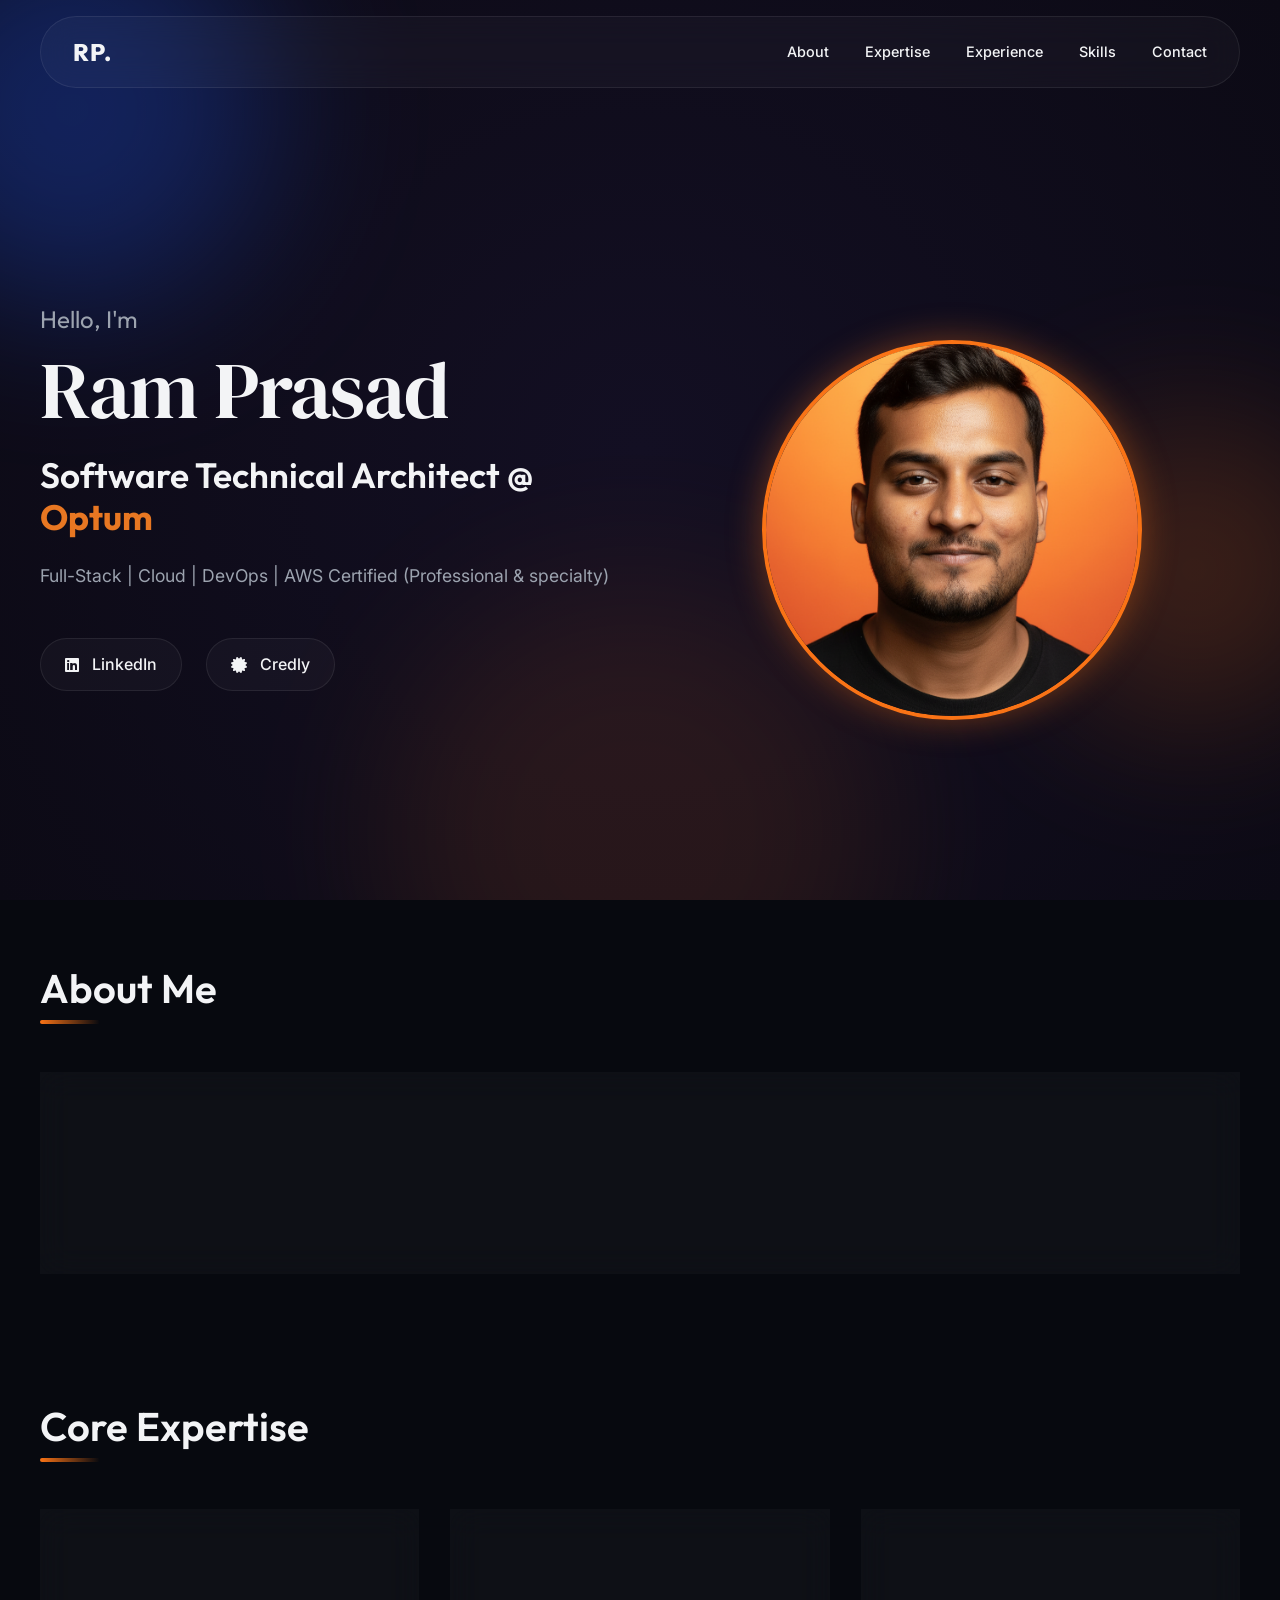
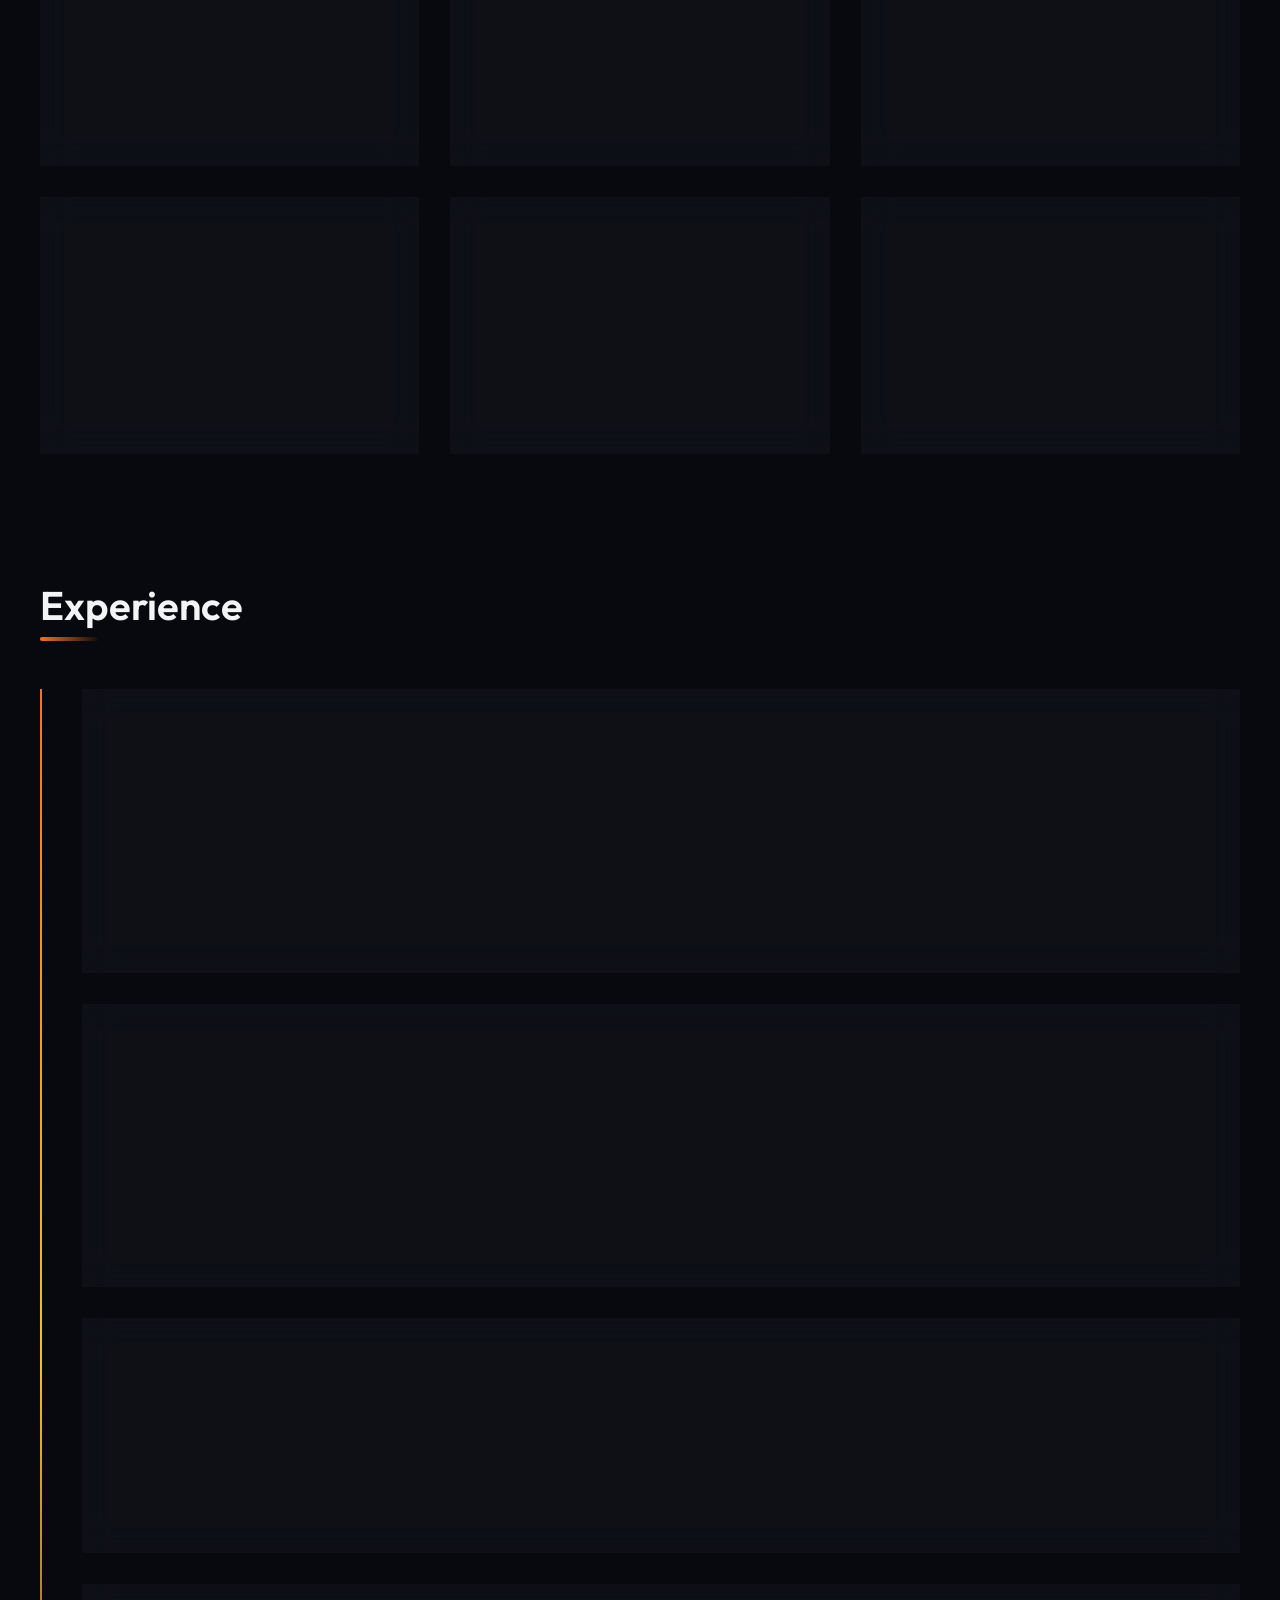
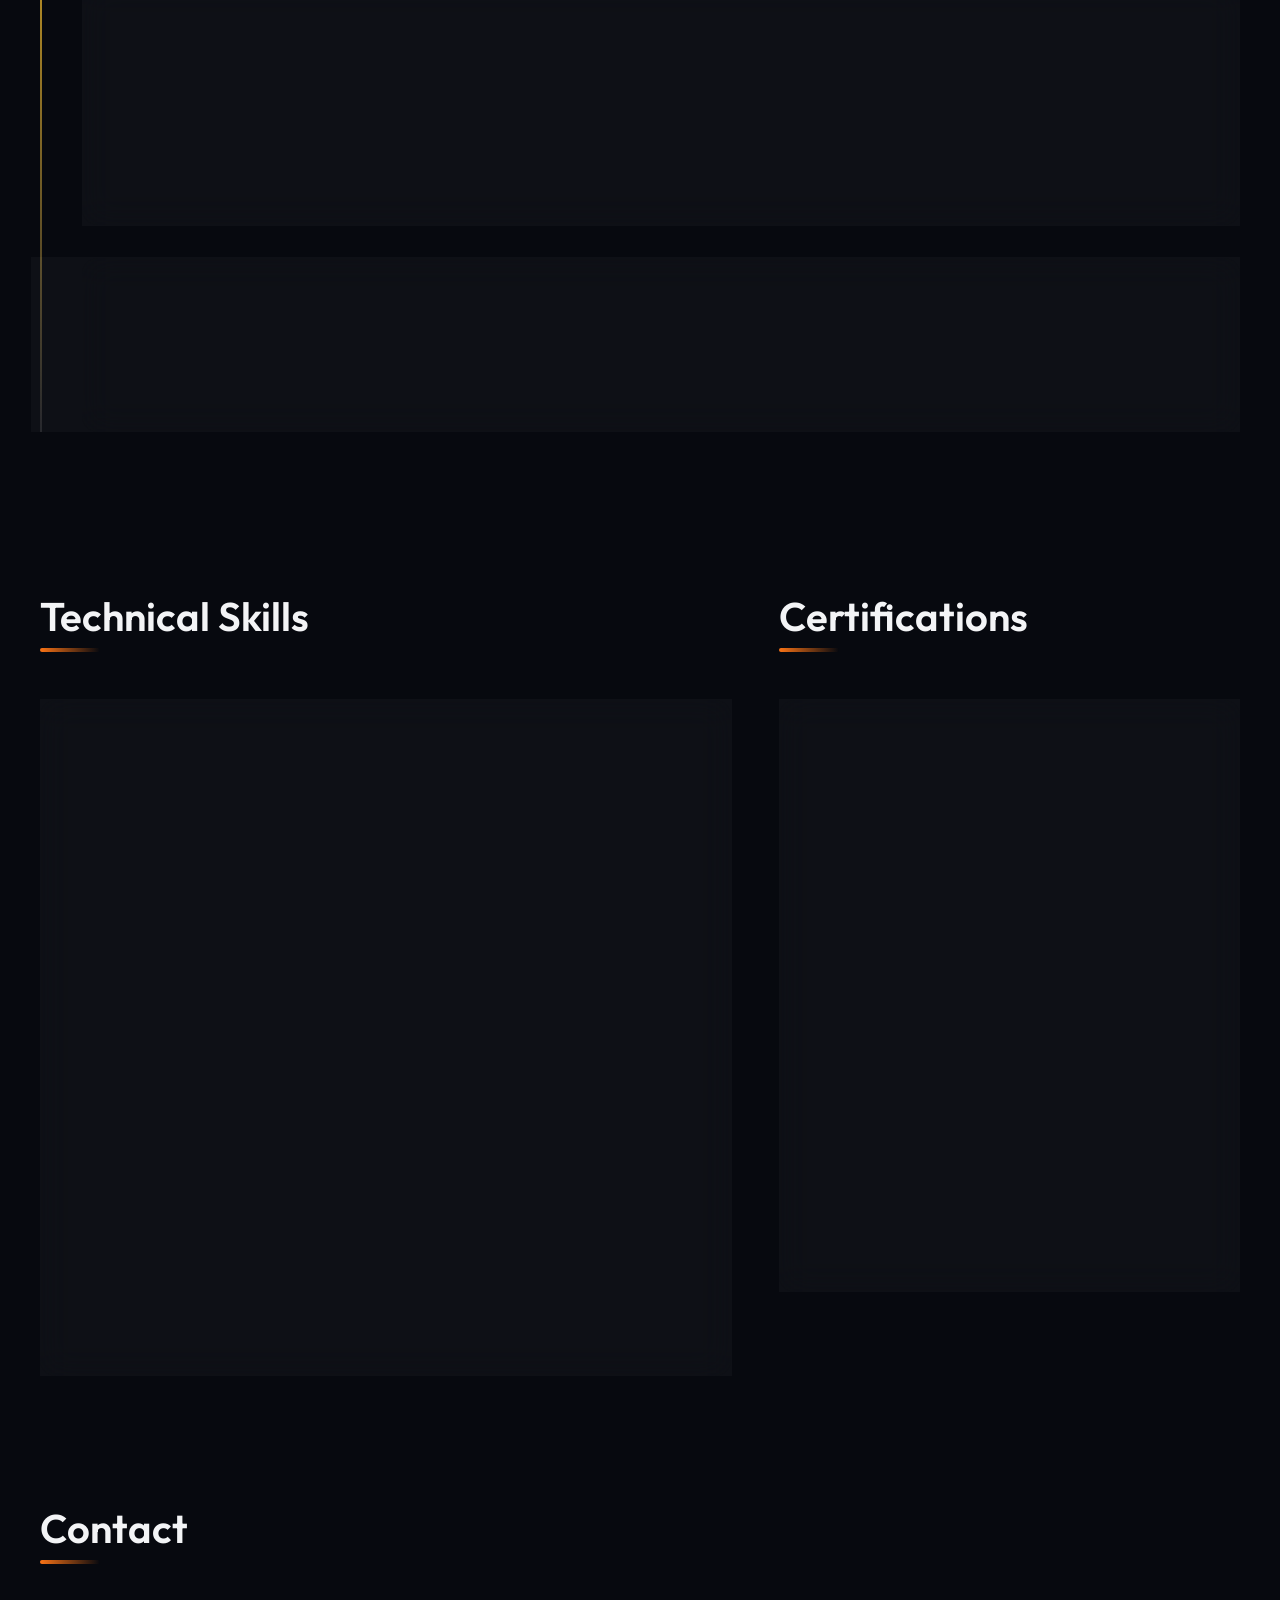
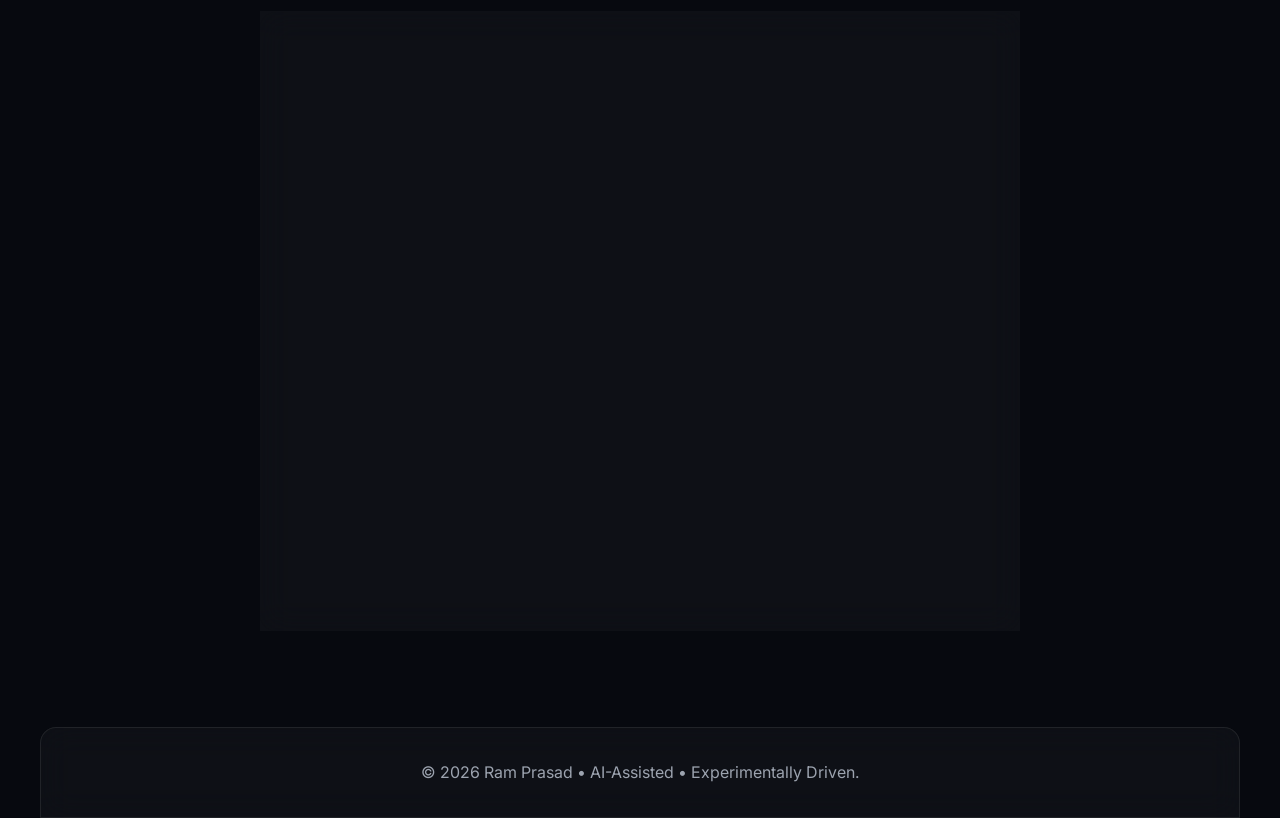
<file: index.html>
<!DOCTYPE html>
<html lang="en">

<head>
    <!-- Charset -->
    <meta charset="UTF-8">

    <!-- Google Analytics -->
    <script async src="https://www.googletagmanager.com/gtag/js?id=G-HQ0ZNKL8MY"></script>
    <script>
        window.dataLayer = window.dataLayer || [];
        function gtag() { dataLayer.push(arguments); }
        gtag('js', new Date());
        gtag('config', 'G-HQ0ZNKL8MY');
    </script>

    <!-- Viewport -->
    <meta name="viewport" content="width=device-width, initial-scale=1.0">

    <!-- Title -->
    <title>Ram Prasad | Software Technical Architect</title>

    <!-- Meta Description -->
    <meta name="description" content="Ram Prasad, Software Technical Architect and Full-Stack Developer at Optum with 10+ years in cloud-native architectures (AWS and Azure), DevOps, and GenAI/Agentic AI. AWS Solutions Architect Professional, AWS DevOps Professional and ML Specialty | Azure Administrator.">
    <meta name="application-name" content="Ram Prasad">

    <!-- Author, Robots, Canonical -->
    <meta name="author" content="Ram Prasad">
    <meta name="robots" content="index, follow">
    <link rel="canonical" href="https://ramprasad.dev">

    <!-- Open Graph -->
    <meta property="og:title" content="Ram Prasad | Software Technical Architect">
    <meta property="og:description" content="10+ years as Software Technical Architect and full-stack developer building scalable cloud-native solutions (AWS + Azure) with React, Node.js, .NET 8 & GenAI/Agentic AI at Optum. AWS Pro certs + Azure Administrator Associate.">
    <meta property="og:type" content="profile">
    <meta property="og:url" content="https://ramprasad.dev">
    <meta property="og:image" content="https://ramprasad.dev/og-image.png">
    <meta property="og:image:width" content="1200">
    <meta property="og:image:height" content="630">
    <meta property="og:site_name" content="Ram Prasad">
    <meta property="og:locale" content="en_IN">

    <!-- Twitter/X Card -->
    <meta name="twitter:card" content="summary_large_image">
    <meta name="twitter:title" content="Ram Prasad | Software Technical Architect">
    <meta name="twitter:description" content="Software Technical Architect and full-stack developer at Optum | AWS DevOps Pro + ML Specialty + Azure Administrator Associate | 10+ years cloud-native & GenAI">
    <meta name="twitter:image" content="https://ramprasad.dev/og-image.png">

    <!-- Favicons -->
    <link rel="icon" href="/favicons/favicon.ico" sizes="48x48">
    <link rel="icon" href="/favicons/favicon.svg" type="image/svg+xml">
    <link rel="icon" type="image/png" sizes="32x32" href="/favicons/favicon-32x32.png">
    <link rel="icon" type="image/png" sizes="16x16" href="/favicons/favicon-16x16.png">
    <link rel="apple-touch-icon" sizes="180x180" href="/favicons/apple-touch-icon.png">
    <link rel="manifest" href="/favicons/site.webmanifest">
    <meta name="theme-color" content="#f97316">

    <!-- Fonts -->
    <link rel="preconnect" href="https://fonts.googleapis.com">
    <link rel="preconnect" href="https://fonts.gstatic.com" crossorigin>
    <link href="https://fonts.googleapis.com/css2?family=Inter:wght@300;400;500;600;700&family=Outfit:wght@400;600;800&family=DM+Serif+Display:ital@0;1&display=swap" rel="stylesheet">

    <!-- Font Awesome -->
    <link rel="stylesheet" href="https://cdnjs.cloudflare.com/ajax/libs/font-awesome/6.4.0/css/all.min.css">

    <!-- Custom CSS -->
    <link rel="stylesheet" href="style.css">

    <!-- Person Schema -->
    <script type="application/ld+json">
    {
      "@context": "https://schema.org",
      "@type": "Person",
      "name": "Ram Prasad",
      "url": "https://ramprasad.dev",
      "alternateName": ["Ramprasad"],
      "image": "https://ramprasad.dev/og-image.png",
      "jobTitle": "Software Technical Architect",
      "worksFor": {
        "@type": "Organization",
        "name": "Optum"
      },
      "address": {
        "@type": "PostalAddress",
        "addressLocality": "Chennai",
        "addressRegion": "Tamil Nadu",
        "addressCountry": "IN"
      },
      "description": "Software Technical Architect and full-stack developer with 10+ years experience in cloud-native architectures (AWS + Azure), DevOps, and GenAI/Agentic AI.",
      "sameAs": [
        "https://www.linkedin.com/in/ramprasad94/",
        "https://www.credly.com/users/ramprasad94",
        "https://github.com/mramprasad007"
      ],
      "knowsAbout": [
        "AWS", "Azure", "React", "Node.js", "DevOps", "Terraform", "Docker", "GenAI", "Agentic AI", "RAG", "PostgreSQL", ".NET 8", "Full-Stack Development"
      ],
      "hasCredential": [
        { "@type": "EducationalOccupationalCredential", "name": "AWS Certified DevOps Engineer Professional" },
        { "@type": "EducationalOccupationalCredential", "name": "AWS Certified Solutions Architect Professional" },
        { "@type": "EducationalOccupationalCredential", "name": "AWS Certified Machine Learning Specialty" },
        { "@type": "EducationalOccupationalCredential", "name": "Microsoft Certified: Azure Administrator Associate" }
      ]
    }
    </script>

    <!-- WebSite Schema -->
    <script type="application/ld+json">
    {
      "@context": "https://schema.org",
      "@type": "WebSite",
      "name": "Ram Prasad",
      "url": "https://ramprasad.dev",
      "alternateName": ["Ramprasad"],
      "image": "https://ramprasad.dev/og-image.png",
      "description": "Software Technical Architect and full-stack developer at Optum | AWS DevOps Pro + ML Specialty + Azure Administrator Associate | 10+ years cloud-native & GenAI",
      "sameAs": [
        "https://www.linkedin.com/in/ramprasad94/",
        "https://www.credly.com/users/ramprasad94",
        "https://github.com/mramprasad007"
      ]
    }
    </script>
</head>

<body>
    <!-- Background Animation -->
    <div class="bg-mesh">
        <div class="blob blob-1"></div>
        <div class="blob blob-2"></div>
        <div class="blob blob-3"></div>
    </div>

    <!-- Navigation -->
    <nav class="navbar glass">
        <div class="nav-content container">
            <a href="#" class="logo">RP.</a>
            <div class="nav-links">
                <a href="#about">About</a>
                <a href="#expertise">Expertise</a>
                <a href="#experience">Experience</a>
                <a href="#skills">Skills</a>
                <a href="#contact">Contact</a>
            </div>
            <div class="mobile-toggle">
                <i class="fas fa-bars"></i>
            </div>
        </div>
    </nav>

    <!-- Hero Section -->
    <header class="hero container section fade-in">
        <div class="hero-content">
            <h2 class="greeting">Hello, I'm</h2>
            <h1 class="name">Ram Prasad</h1>
            <h3 class="title">Software Technical Architect @ <span class="optum-brand"> Optum</span></h3>
            <p class="subtitle">Full-Stack | Cloud | DevOps | AWS Certified (Professional & specialty)</p>

            <div class="social-links">
                <a href="https://www.linkedin.com/in/ramprasad94" class="social-btn glass" target="_blank"
                    rel="noopener noreferrer">
                    <i class="fab fa-linkedin"></i> LinkedIn
                </a>
                <a href="https://www.credly.com/users/ramprasad94" class="social-btn glass" target="_blank"
                    rel="noopener noreferrer">
                    <i class="fas fa-certificate"></i> Credly
                </a>
            </div>
        </div>
        <div class="hero-image">
            <img src="ram-pic.png" alt="Ram Prasad" />
        </div>
    </header>

    <!-- About Section -->
    <section id="about" class="about container section scroll-anim">
        <div class="section-header">
            <h2>About Me</h2>
            <div class="line"></div>
        </div>
        <div class="glass card p-large">
            <p class="summary-text text-light">
                Software Technical Architect with <strong>10+ years of experience</strong> designing and delivering
                enterprise-grade, cloud-native solutions on Azure and AWS. I specialize in building scalable
                architectures, guiding engineering teams, and aligning technology with business strategy.
            </p>
        </div>
    </section>

    <!-- Core Expertise -->
    <section id="expertise" class="expertise container section scroll-anim">
        <div class="section-header">
            <h2>Core Expertise</h2>
            <div class="line"></div>
        </div>
        <div class="grid cards-grid">
            <div class="glass card hover-up">
                <div class="icon-wrap"><i class="fas fa-layer-group"></i></div>
                <h3>App & Arch Design</h3>
                <p class="text-light">Architected web applications using React, Angular, Node.js, and .NET 8, ensuring
                    scalability, security, and high performance.</p>
            </div>
            <div class="glass card hover-up">
                <div class="icon-wrap"><i class="fas fa-cloud"></i></div>
                <h3>Cloud Solutions</h3>
                <p class="text-light">Designed cloud-native architectures with Azure and AWS, driving cost optimization
                    and reliability.</p>
            </div>
            <div class="glass card hover-up">
                <div class="icon-wrap"><i class="fas fa-robot"></i></div>
                <h3>AI Innovation</h3>
                <p class="text-light">Delivered GenAI & Agentic AI POCs and MVPs, improving workflows, automation, and
                    decision support.</p>
            </div>
            <div class="glass card hover-up">
                <div class="icon-wrap"><i class="fas fa-network-wired"></i></div>
                <h3>APIs & Data</h3>
                <p class="text-light">Built RESTful & event-driven APIs with PostgreSQL, SQL Server, and Data Lakes for
                    seamless data exchange.</p>
            </div>
            <div class="glass card hover-up">
                <div class="icon-wrap"><i class="fas fa-infinity"></i></div>
                <h3>DevOps & Auto</h3>
                <p class="text-light">Directed CI/CD pipelines (GitHub Actions, Terraform, Docker) for automated, secure
                    deployments.</p>
            </div>
            <div class="glass card hover-up">
                <div class="icon-wrap"><i class="fas fa-users-cog"></i></div>
                <h3>Leadership</h3>
                <p class="text-light">Mentored engineers on best practices and cloud security, aligning tech with
                    enterprise strategy.</p>
            </div>
        </div>
    </section>

    <!-- Experience Timeline -->
    <section id="experience" class="experience container section scroll-anim">
        <div class="section-header">
            <h2>Experience</h2>
            <div class="line"></div>
        </div>

        <div class="timeline">
            <!-- Optum -->
            <div class="timeline-item glass card hover-up">
                <div class="timeline-header">
                    <div>
                        <h3 class="role">Software Technical Architect</h3>
                        <h4 class="company optum-brand">Optum</h4>
                    </div>
                    <span class="date highlight">Oct 2023 - Present</span>
                </div>
                <ul class="duties text-light">
                    <li>Designed end-to-end cloud-native architectures on Azure and AWS, covering hosting, data
                        pipelines, identity/security, and DevOps automation.</li>
                    <li>Led development of scalable web applications using React, Angular, Node.js, and .NET 8 for
                        enterprise-grade reliability.</li>
                    <li>Spearheaded GenAI/Agentic AI MVPs to explore automation, member experience, and data insights.
                    </li>
                    <li>Enforced RBAC, row-level security, and governance policies across BI platforms (Power BI,
                        Superset, Spotfire).</li>
                    <li>Mentored developers on architecture best practices, cloud security, and performance
                        optimization.</li>
                </ul>
            </div>

            <!-- Innova Solutions -->
            <div class="timeline-item glass card hover-up">
                <div class="timeline-header">
                    <div>
                        <h3 class="role">Principal Software Engineer</h3>
                        <h4 class="company">Innova Solutions</h4>
                    </div>
                    <span class="date highlight">Jul 2021 - Oct 2023</span>
                </div>
                <ul class="duties text-light">
                    <li>Designed and implemented web applications with React for the frontend and Express/Node.js for
                        the backend.</li>
                    <li>Built and consumed RESTful APIs, seamlessly integrated with PostgreSQL to deliver a unified web
                        portal featuring user management functionality.</li>
                    <li>Connected BI tools such as Apache Superset and Spotfire to enable interactive analytical
                        dashboards.</li>
                    <li>Architected and provisioned AWS CloudFormation stacks to host both UI and API services.</li>
                    <li>Dockerized React and Node.js applications and deployed them on AWS Elastic Container Service
                        (Fargate) for scalable and efficient operations.</li>
                </ul>
            </div>

            <!-- SquareShift.co -->
            <div class="timeline-item glass card hover-up">
                <div class="timeline-header">
                    <div>
                        <h3 class="role">Senior Software Development Engineer</h3>
                        <h4 class="company">SquareShift.co</h4>
                    </div>
                    <span class="date highlight">Oct 2020 - Jul 2021</span>
                </div>
                <ul class="duties text-light">
                    <li>Designed and implemented advanced reporting modules in React, integrated with AWS Data Lake to
                        deliver interactive dashboards enabling comprehensive data analysis.</li>
                    <li>Managed and optimized AWS Data Lake infrastructure using Athena, Glue, Lambda, API Gateway, S3,
                        and Spark. Enhanced performance, scalability, and efficiency through continuous improvements and
                        proactive maintenance.</li>
                </ul>
            </div>

            <!-- Coda -->
            <div class="timeline-item glass card hover-up">
                <div class="timeline-header">
                    <div>
                        <h3 class="role">Software Development Engineer</h3>
                        <h4 class="company">Coda, a Presidio Cloud Company</h4>
                    </div>
                    <span class="date highlight">Dec 2018 - Oct 2020</span>
                </div>
                <ul class="duties text-light">
                    <li>Built a process/workflow management web application with a responsive Angular frontend for
                        improved usability and efficiency.</li>
                    <li>Designed and deployed AWS cloud-based architectures to support a GPS IoT tracking application,
                        ensuring scalability and reliability.</li>
                    <li>Acted as a subject matter expert in DevOps and automation within AWS, applying architectural
                        best practices to drive performance optimization and operational excellence.</li>
                </ul>
            </div>

            <!-- Infosys -->
            <div class="timeline-item glass card hover-up">
                <div class="timeline-header">
                    <div>
                        <h3 class="role">Senior System Engineer</h3>
                        <h4 class="company">Infosys</h4>
                    </div>
                    <span class="date highlight">Oct 2015 - Nov 2018</span>
                </div>
                <ul class="duties text-light">
                    <li>Developed and maintained a suite of web and mobile applications using modern frameworks
                        including Angular, React, Ionic, and React Native, ensuring cross-platform functionality and
                        seamless user experience.</li>
                </ul>
            </div>
        </div>
    </section>

    <!-- Skills & Certifications -->
    <section id="skills" class="skills-certs container section scroll-anim">
        <div class="grid two-col">

            <!-- Skills -->
            <div class="skills-container">
                <div class="section-header">
                    <h2>Technical Skills</h2>
                    <div class="line"></div>
                </div>
                <div class="glass card p-large">
                    <div class="skill-category">
                        <h4 class="highlight mb-2">Languages & Frameworks</h4>
                        <div class="tags">
                            <span class="tag">JavaScript</span><span class="tag">TypeScript</span>
                            <span class="tag">React</span><span class="tag">Angular</span>
                            <span class="tag">Node.js</span><span class="tag">.NET 8</span>
                            <span class="tag">Python</span>
                        </div>
                    </div>
                    <div class="skill-category">
                        <h4 class="highlight mb-2">AI & Emerging Tech</h4>
                        <div class="tags">
                            <span class="tag">LLMs</span><span class="tag">RAG</span>
                            <span class="tag">Agentic AI</span><span class="tag">MCP</span>
                        </div>
                    </div>
                    <div class="skill-category">
                        <h4 class="highlight mb-2">Cloud Platforms</h4>
                        <div class="tags">
                            <span class="tag">Azure</span><span class="tag">AWS</span>
                            <span class="tag">ECS</span><span class="tag">Lambda</span>
                            <span class="tag">S3</span><span class="tag">Glue</span>
                            <span class="tag">Athena</span>
                        </div>
                    </div>
                    <div class="skill-category">
                        <h4 class="highlight mb-2">Databases</h4>
                        <div class="tags">
                            <span class="tag">PostgreSQL</span><span class="tag">SQL Server</span>
                            <span class="tag">MySQL</span><span class="tag">DynamoDB</span>
                        </div>
                    </div>
                    <div class="skill-category">
                        <h4 class="highlight mb-2">DevOps</h4>
                        <div class="tags">
                            <span class="tag">GitHub Actions</span><span class="tag">Terraform</span>
                            <span class="tag">Docker</span><span class="tag">GitLab CI</span>
                        </div>
                    </div>
                </div>
            </div>

            <!-- Certs -->
            <div class="certs-container">
                <div class="section-header">
                    <h2>Certifications</h2>
                    <div class="line"></div>
                </div>
                <div class="glass card p-large">
                    <ul class="cert-list">
                        <li><i class="fas fa-award text-accent"></i> AWS Certified DevOps Engineer Professional</li>
                        <li><i class="fas fa-award text-accent"></i> AWS Certified Solutions Architect Professional</li>
                        <li><i class="fas fa-award text-accent"></i> AWS Certified Solutions Architect Associate</li>
                        <li><i class="fas fa-award text-accent"></i> AWS Certified Machine Learning Specialty</li>
                        <li><i class="fas fa-award text-blue"></i> Microsoft Certified: Azure Administrator Associate
                        </li>
                    </ul>
                    <h4 class="highlight mb-2" style="margin-top: 2rem;">Education</h4>
                    <ul class="cert-list">
                        <li><i class="fas fa-graduation-cap text-blue"></i> B.E. — St. Joseph's College of Engineering
                        </li>
                    </ul>
                </div>
            </div>

        </div>
    </section>

    <!-- Contact Section -->
    <section id="contact" class="contact container section scroll-anim">
        <div class="section-header">
            <h2>Contact</h2>
            <div class="line"></div>
        </div>
        <div class="glass card p-large contact-card">
            <p class="text-light contact-intro">Have a project, opportunity, or question? Drop me a message and I'll get
                back to you.</p>
            <form id="contactForm" novalidate>
                <div class="form-row">
                    <div class="form-group">
                        <label for="cf-name">Name</label>
                        <input type="text" id="cf-name" placeholder="Your name" required />
                    </div>
                    <div class="form-group">
                        <label for="cf-email">Email</label>
                        <input type="email" id="cf-email" placeholder="your@email.com" required />
                    </div>
                </div>
                <div class="form-group">
                    <label for="cf-subject">Subject</label>
                    <select id="cf-subject">
                        <option value="Job/Hiring Opportunity">Job/Hiring Opportunity</option>
                        <option value="Project Collaboration">Project Collaboration</option>
                        <option value="General Inquiry/Feedback">General Inquiry/Feedback</option>
                        <option value="Media/Press Request">Media/Press Request</option>
                        <option value="Other">Other</option>
                    </select>
                </div>
                <div class="form-group">
                    <label for="cf-message">Message</label>
                    <textarea id="cf-message" rows="5" placeholder="Your message..." required></textarea>
                </div>
                <button type="submit" class="submit-btn">
                    <span class="btn-text"><i class="fas fa-paper-plane"></i> Send Message</span>
                    <span class="btn-loading" style="display:none;"><i class="fas fa-spinner fa-spin"></i>
                        Sending...</span>
                </button>
                <div id="form-success" class="form-success" style="display:none;">
                    <i class="fas fa-check-circle"></i> Message sent! I'll get back to you soon.
                </div>
                <div id="form-error" class="form-error" style="display:none;">
                    <i class="fas fa-exclamation-circle"></i> Something went wrong. Please try again.
                </div>
            </form>
        </div>
    </section>

    <!-- Footer -->
    <footer class="footer container glass">
        <p>&copy; 2026 Ram Prasad &bull; AI-Assisted &bull; Experimentally Driven.</p>
    </footer>

    <!-- Scripts -->
    <script src="script.js"></script>
</body>

</html>
</file>
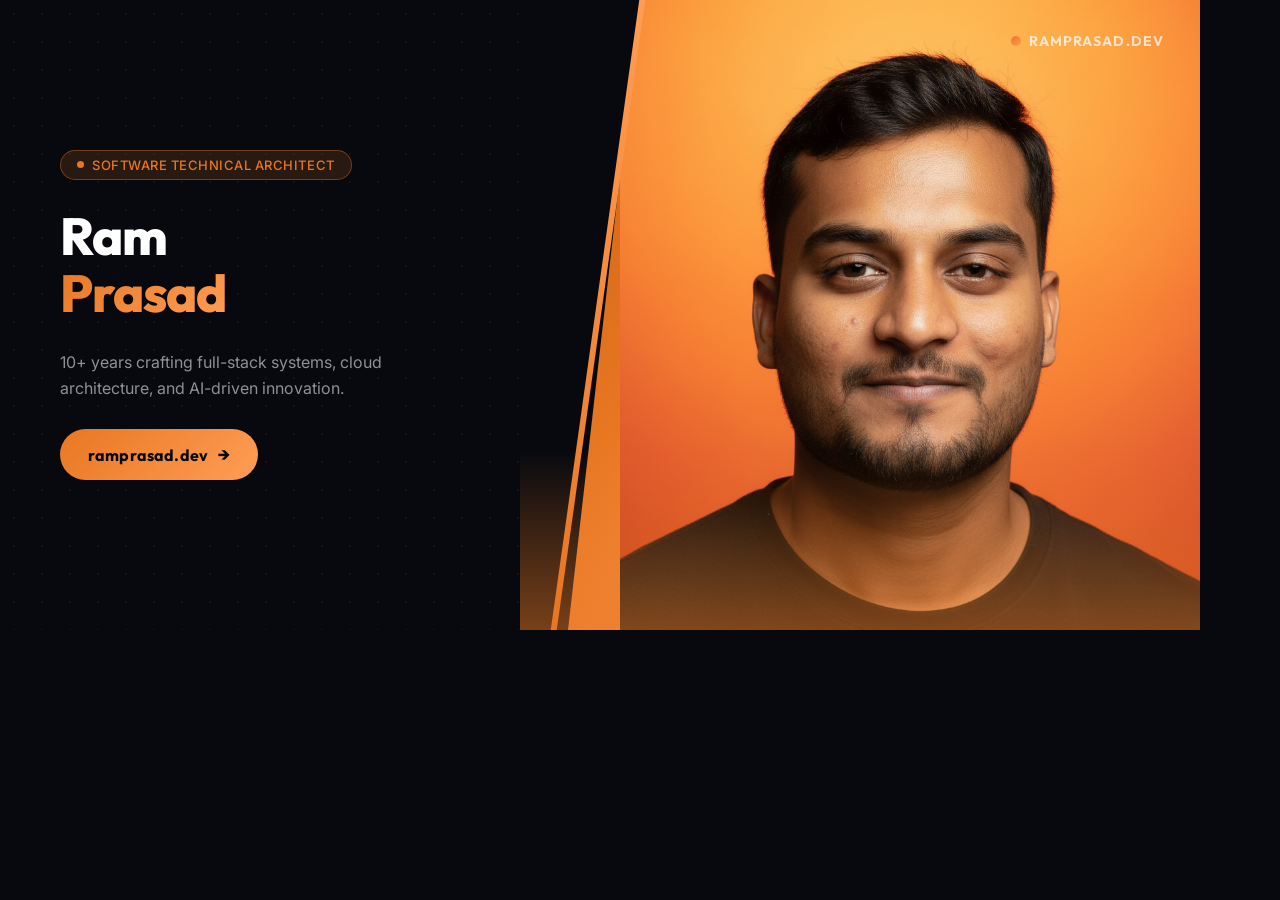
<file: og-image.html>
<!DOCTYPE html>
<html lang="en">
<head>
  <meta charset="UTF-8">
  <meta name="viewport" content="width=device-width, initial-scale=1.0">
  <title>OG Image Preview</title>
  <link rel="preconnect" href="https://fonts.googleapis.com">
  <link rel="preconnect" href="https://fonts.gstatic.com" crossorigin>
  <link href="https://fonts.googleapis.com/css2?family=Outfit:wght@400;700;800&family=Inter:wght@400;500&display=swap" rel="stylesheet">
  <style>
    * { margin: 0; padding: 0; box-sizing: border-box; }

    body {
      width: 1200px;
      height: 630px;
      overflow: hidden;
      background: #07090f;
      display: flex;
      align-items: center;
      justify-content: center;
    }

    .card {
      width: 1200px;
      height: 630px;
      position: relative;
      background: #07090f;
      overflow: hidden;
      display: flex;
    }

    /* Subtle background texture dots */
    .card::before {
      content: '';
      position: absolute;
      inset: 0;
      background-image: radial-gradient(circle, rgba(232,119,34,0.08) 1px, transparent 1px);
      background-size: 28px 28px;
      z-index: 0;
    }

    /* Left content area */
    .left {
      position: relative;
      z-index: 2;
      width: 560px;
      flex-shrink: 0;
      display: flex;
      flex-direction: column;
      justify-content: center;
      padding: 64px 60px;
      gap: 28px;
    }

    .tag {
      display: inline-flex;
      align-items: center;
      gap: 8px;
      background: rgba(232, 119, 34, 0.15);
      border: 1px solid rgba(232, 119, 34, 0.4);
      border-radius: 100px;
      padding: 6px 16px;
      width: fit-content;
    }

    .tag-dot {
      width: 7px;
      height: 7px;
      border-radius: 50%;
      background: #e87722;
    }

    .tag-text {
      font-family: 'Inter', sans-serif;
      font-size: 13px;
      font-weight: 500;
      color: #e87722;
      letter-spacing: 0.04em;
      text-transform: uppercase;
    }

    .heading {
      font-family: 'Outfit', sans-serif;
      font-size: 52px;
      font-weight: 800;
      line-height: 1.1;
      color: #ffffff;
      letter-spacing: -0.02em;
    }

    .heading span {
      background: linear-gradient(135deg, #e87722, #ff9d55);
      -webkit-background-clip: text;
      -webkit-text-fill-color: transparent;
      background-clip: text;
    }

    .subtitle {
      font-family: 'Inter', sans-serif;
      font-size: 16px;
      font-weight: 400;
      color: rgba(255, 255, 255, 0.55);
      line-height: 1.6;
      max-width: 380px;
    }

    .btn {
      display: inline-flex;
      align-items: center;
      gap: 10px;
      background: linear-gradient(135deg, #e87722, #ff9d55);
      color: #07090f;
      font-family: 'Outfit', sans-serif;
      font-size: 16px;
      font-weight: 700;
      padding: 14px 28px;
      border-radius: 100px;
      width: fit-content;
      letter-spacing: 0.01em;
    }

    .btn-arrow {
      font-size: 18px;
    }

    .url {
      font-family: 'Inter', sans-serif;
      font-size: 13px;
      color: rgba(255, 255, 255, 0.3);
      letter-spacing: 0.06em;
      text-transform: lowercase;
    }

    /* Diagonal divider */
    .divider {
      position: absolute;
      top: 0;
      left: 520px;
      width: 100px;
      height: 100%;
      z-index: 3;
      pointer-events: none;
    }

    /* Right photo area */
    .right {
      position: absolute;
      right: 0;
      top: 0;
      width: 680px;
      height: 100%;
      z-index: 1;
      overflow: hidden;
    }

    .photo-bg {
      position: absolute;
      inset: 0;
      background: linear-gradient(135deg, #c45e10 0%, #e87722 40%, #ff9d55 70%, #ffb870 100%);
    }

    /* Diagonal clip on the left edge of right panel */
    .right::before {
      content: '';
      position: absolute;
      top: 0;
      left: 0;
      width: 120px;
      height: 100%;
      background: #07090f;
      clip-path: polygon(0 0, 100% 0, 40% 100%, 0 100%);
      z-index: 2;
    }

    /* Thin orange accent line on the diagonal */
    .right::after {
      content: '';
      position: absolute;
      top: 0;
      left: 75px;
      width: 6px;
      height: 100%;
      background: linear-gradient(180deg, #ff9d55, #e87722);
      transform: skewX(-8deg);
      z-index: 3;
    }

    .photo {
      position: absolute;
      bottom: 0;
      right: 0;
      width: 580px;
      height: 100%;
      object-fit: cover;
      object-position: top center;
      z-index: 1;
    }

    /* Gradient overlay on photo bottom */
    .photo-overlay {
      position: absolute;
      bottom: 0;
      left: 0;
      right: 0;
      height: 180px;
      background: linear-gradient(to top, rgba(232, 119, 34, 0.5), transparent);
      z-index: 4;
    }

    /* Logo / branding mark top right */
    .brand-mark {
      position: absolute;
      top: 32px;
      right: 36px;
      z-index: 10;
      display: flex;
      align-items: center;
      gap: 8px;
    }

    .brand-mark-dot {
      width: 10px;
      height: 10px;
      border-radius: 50%;
      background: linear-gradient(135deg, #e87722, #ff9d55);
    }

    .brand-mark-text {
      font-family: 'Outfit', sans-serif;
      font-size: 14px;
      font-weight: 700;
      color: rgba(255,255,255,0.7);
      letter-spacing: 0.08em;
      text-transform: uppercase;
    }
  </style>
</head>
<body>
  <div class="card">

    <!-- Left text content -->
    <div class="left">
      <div class="tag">
        <div class="tag-dot"></div>
        <span class="tag-text">Software Technical Architect</span>
      </div>

      <div class="heading">
        Ram<br><span>Prasad</span>
      </div>

      <div class="subtitle">
        10+ years crafting full-stack systems, cloud architecture, and AI-driven innovation.
      </div>

      <div class="btn">
        ramprasad.dev <span class="btn-arrow">→</span>
      </div>
    </div>

    <!-- Right photo area -->
    <div class="right">
      <div class="photo-bg"></div>
      <img class="photo" src="ram-pic.png" alt="Ram Prasad" onerror="this.style.display='none'">
      <div class="photo-overlay"></div>
    </div>

    <!-- Brand mark -->
    <div class="brand-mark">
      <div class="brand-mark-dot"></div>
      <span class="brand-mark-text">ramprasad.dev</span>
    </div>

  </div>
</body>
</html>
</file>
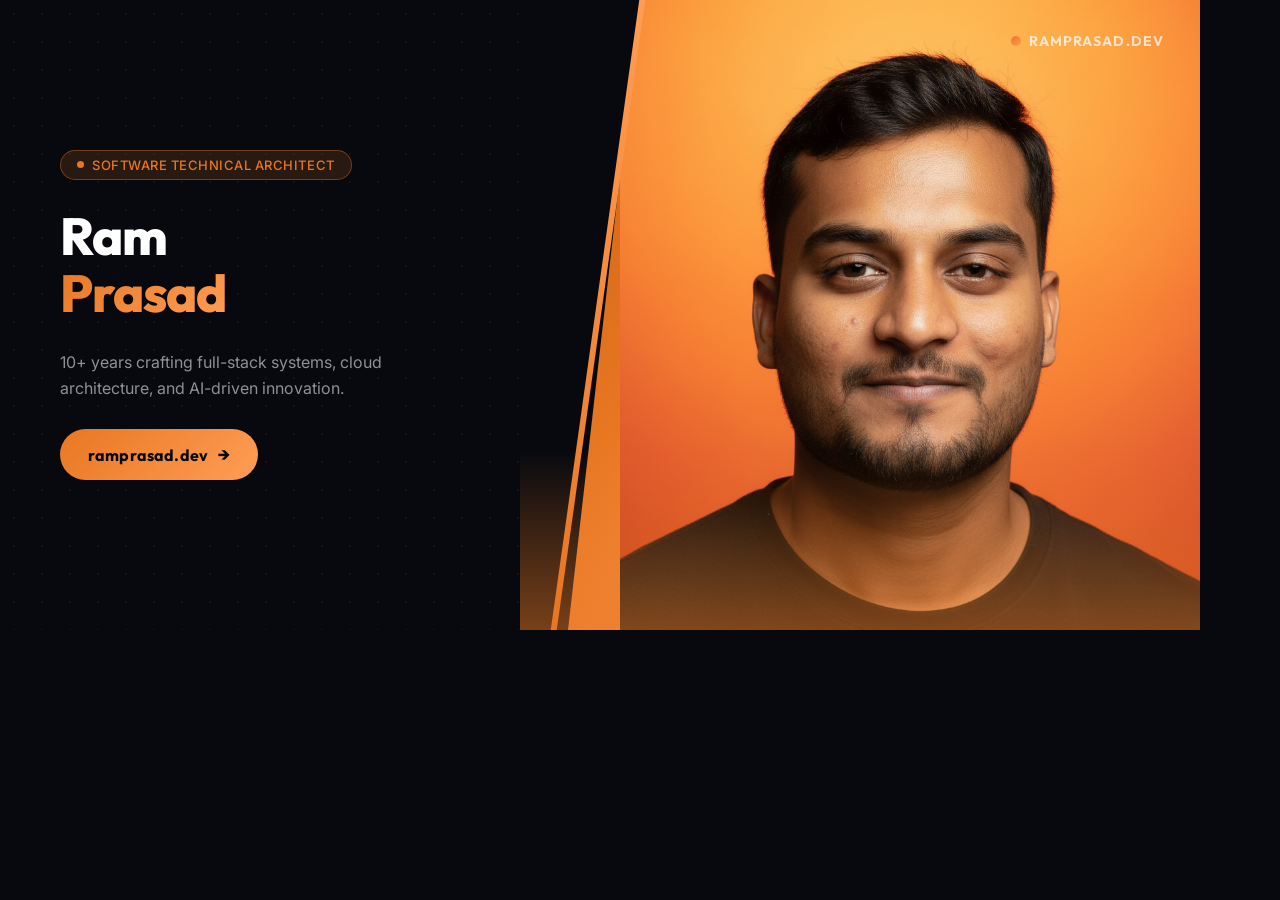
<file: utils/og-image.html>
<!DOCTYPE html>
<html lang="en">
<head>
  <meta charset="UTF-8">
  <meta name="viewport" content="width=device-width, initial-scale=1.0">
  <title>OG Image Preview</title>
  <link rel="preconnect" href="https://fonts.googleapis.com">
  <link rel="preconnect" href="https://fonts.gstatic.com" crossorigin>
  <link href="https://fonts.googleapis.com/css2?family=Outfit:wght@400;700;800&family=Inter:wght@400;500&display=swap" rel="stylesheet">
  <style>
    * { margin: 0; padding: 0; box-sizing: border-box; }

    body {
      width: 1200px;
      height: 630px;
      overflow: hidden;
      background: #07090f;
      display: flex;
      align-items: center;
      justify-content: center;
    }

    .card {
      width: 1200px;
      height: 630px;
      position: relative;
      background: #07090f;
      overflow: hidden;
      display: flex;
    }

    /* Subtle background texture dots */
    .card::before {
      content: '';
      position: absolute;
      inset: 0;
      background-image: radial-gradient(circle, rgba(232,119,34,0.08) 1px, transparent 1px);
      background-size: 28px 28px;
      z-index: 0;
    }

    /* Left content area */
    .left {
      position: relative;
      z-index: 2;
      width: 560px;
      flex-shrink: 0;
      display: flex;
      flex-direction: column;
      justify-content: center;
      padding: 64px 60px;
      gap: 28px;
    }

    .tag {
      display: inline-flex;
      align-items: center;
      gap: 8px;
      background: rgba(232, 119, 34, 0.15);
      border: 1px solid rgba(232, 119, 34, 0.4);
      border-radius: 100px;
      padding: 6px 16px;
      width: fit-content;
    }

    .tag-dot {
      width: 7px;
      height: 7px;
      border-radius: 50%;
      background: #e87722;
    }

    .tag-text {
      font-family: 'Inter', sans-serif;
      font-size: 13px;
      font-weight: 500;
      color: #e87722;
      letter-spacing: 0.04em;
      text-transform: uppercase;
    }

    .heading {
      font-family: 'Outfit', sans-serif;
      font-size: 52px;
      font-weight: 800;
      line-height: 1.1;
      color: #ffffff;
      letter-spacing: -0.02em;
    }

    .heading span {
      background: linear-gradient(135deg, #e87722, #ff9d55);
      -webkit-background-clip: text;
      -webkit-text-fill-color: transparent;
      background-clip: text;
    }

    .subtitle {
      font-family: 'Inter', sans-serif;
      font-size: 16px;
      font-weight: 400;
      color: rgba(255, 255, 255, 0.55);
      line-height: 1.6;
      max-width: 380px;
    }

    .btn {
      display: inline-flex;
      align-items: center;
      gap: 10px;
      background: linear-gradient(135deg, #e87722, #ff9d55);
      color: #07090f;
      font-family: 'Outfit', sans-serif;
      font-size: 16px;
      font-weight: 700;
      padding: 14px 28px;
      border-radius: 100px;
      width: fit-content;
      letter-spacing: 0.01em;
    }

    .btn-arrow {
      font-size: 18px;
    }

    .url {
      font-family: 'Inter', sans-serif;
      font-size: 13px;
      color: rgba(255, 255, 255, 0.3);
      letter-spacing: 0.06em;
      text-transform: lowercase;
    }

    /* Diagonal divider */
    .divider {
      position: absolute;
      top: 0;
      left: 520px;
      width: 100px;
      height: 100%;
      z-index: 3;
      pointer-events: none;
    }

    /* Right photo area */
    .right {
      position: absolute;
      right: 0;
      top: 0;
      width: 680px;
      height: 100%;
      z-index: 1;
      overflow: hidden;
    }

    .photo-bg {
      position: absolute;
      inset: 0;
      background: linear-gradient(135deg, #c45e10 0%, #e87722 40%, #ff9d55 70%, #ffb870 100%);
    }

    /* Diagonal clip on the left edge of right panel */
    .right::before {
      content: '';
      position: absolute;
      top: 0;
      left: 0;
      width: 120px;
      height: 100%;
      background: #07090f;
      clip-path: polygon(0 0, 100% 0, 40% 100%, 0 100%);
      z-index: 2;
    }

    /* Thin orange accent line on the diagonal */
    .right::after {
      content: '';
      position: absolute;
      top: 0;
      left: 75px;
      width: 6px;
      height: 100%;
      background: linear-gradient(180deg, #ff9d55, #e87722);
      transform: skewX(-8deg);
      z-index: 3;
    }

    .photo {
      position: absolute;
      bottom: 0;
      right: 0;
      width: 580px;
      height: 100%;
      object-fit: cover;
      object-position: top center;
      z-index: 1;
    }

    /* Gradient overlay on photo bottom */
    .photo-overlay {
      position: absolute;
      bottom: 0;
      left: 0;
      right: 0;
      height: 180px;
      background: linear-gradient(to top, rgba(232, 119, 34, 0.5), transparent);
      z-index: 4;
    }

    /* Logo / branding mark top right */
    .brand-mark {
      position: absolute;
      top: 32px;
      right: 36px;
      z-index: 10;
      display: flex;
      align-items: center;
      gap: 8px;
    }

    .brand-mark-dot {
      width: 10px;
      height: 10px;
      border-radius: 50%;
      background: linear-gradient(135deg, #e87722, #ff9d55);
    }

    .brand-mark-text {
      font-family: 'Outfit', sans-serif;
      font-size: 14px;
      font-weight: 700;
      color: rgba(255,255,255,0.7);
      letter-spacing: 0.08em;
      text-transform: uppercase;
    }
  </style>
</head>
<body>
  <div class="card">

    <!-- Left text content -->
    <div class="left">
      <div class="tag">
        <div class="tag-dot"></div>
        <span class="tag-text">Software Technical Architect</span>
      </div>

      <div class="heading">
        Ram<br><span>Prasad</span>
      </div>

      <div class="subtitle">
        10+ years crafting full-stack systems, cloud architecture, and AI-driven innovation.
      </div>

      <div class="btn">
        ramprasad.dev <span class="btn-arrow">→</span>
      </div>
    </div>

    <!-- Right photo area -->
    <div class="right">
      <div class="photo-bg"></div>
      <img class="photo" src="../ram-pic.png" alt="Ram Prasad" onerror="this.style.display='none'">
      <div class="photo-overlay"></div>
    </div>

    <!-- Brand mark -->
    <div class="brand-mark">
      <div class="brand-mark-dot"></div>
      <span class="brand-mark-text">ramprasad.dev</span>
    </div>

  </div>
</body>
</html>
</file>
<file: style.css>
/* ------------------------
   Design System & Variables
--------------------------- */
:root {
    /* Color Palette */
    --bg-color: #07090f;
    --text-main: #f3f4f6;
    --text-muted: #9ca3af;
    --accent-primary: #f97316;
    --accent-secondary: #fbbf24;
    --accent-tertiary: #ea580c;

    /* Glassmorphism */
    --glass-bg: rgba(255, 255, 255, 0.03);
    --glass-border: rgba(255, 255, 255, 0.08);
    --glass-hover: rgba(255, 255, 255, 0.08);

    /* Typography */
    --font-heading: 'Outfit', sans-serif;
    --font-body: 'Inter', sans-serif;

    /* Spacing & Utilities */
    --spacing-sm: 0.5rem;
    --spacing-md: 1.5rem;
    --spacing-lg: 3rem;
    --border-radius: 16px;
    --transition: all 0.3s cubic-bezier(0.4, 0, 0.2, 1);
}

/* ------------------------
   Resets & Base Styles
--------------------------- */
* {
    margin: 0;
    padding: 0;
    box-sizing: border-box;
}

html {
    scroll-behavior: smooth;
}

body {
    background-color: var(--bg-color);
    color: var(--text-main);
    font-family: var(--font-body);
    line-height: 1.6;
    overflow-x: hidden;
    position: relative;
    margin: 0 24px 0 24px;
}

/* Background animated mesh */
.bg-mesh {
    position: fixed;
    top: 0;
    left: 0;
    width: 100vw;
    height: 100vh;
    z-index: -1;
    overflow: hidden;
    background: radial-gradient(circle at center, #130f23 0%, #0c0a15 100%);
}

.blob {
    position: absolute;
    border-radius: 50%;
    filter: blur(80px);
    opacity: 0.5;
    animation: float 20s infinite alternate;
}

.blob-1 {
    width: 400px;
    height: 400px;
    background: #1d4ed8;
    top: -10%;
    left: -10%;
    opacity: 0.35;
}

.blob-2 {
    width: 300px;
    height: 300px;
    background: var(--accent-primary);
    bottom: 20%;
    right: -5%;
    animation-delay: -5s;
    opacity: 0.2;
}

.blob-3 {
    width: 500px;
    height: 500px;
    background: var(--accent-primary);
    bottom: -20%;
    left: 30%;
    animation-delay: -10s;
    opacity: 0.1;
}

@keyframes float {
    0% {
        transform: translate(0, 0) scale(1);
    }

    100% {
        transform: translate(100px, 50px) scale(1.2);
    }
}

/* ------------------------
   Typography & Utilities
--------------------------- */
h1,
h2,
h3,
h4 {
    font-family: var(--font-heading);
    font-weight: 600;
    line-height: 1.2;
}

.highlight {
    background: linear-gradient(135deg, var(--accent-primary), var(--accent-secondary));
    -webkit-background-clip: text;
    background-clip: text;
    -webkit-text-fill-color: transparent;
    display: inline-block;
}

.text-light {
    color: var(--text-muted);
}

.text-accent {
    color: var(--accent-primary);
}

.text-gold {
    color: #f59e0b;
}

.text-blue {
    color: #3b82f6;
}

.optum-brand {
    color: #e87722;
    font-weight: bold;
}

.ai-disclaimer {
    font-size: 0.85rem;
    color: var(--text-muted);
    margin-top: 0.5rem;
    font-style: italic;
}

.mb-2 {
    margin-bottom: 1rem;
}

.mt-4 {
    margin-top: 2rem;
}

.container {
    max-width: 1200px;
    margin: 0 auto;
    padding: 0 2rem;
}

.section {
    padding: 4rem 0;
}

/* Glassmorphism Classes */
.glass {
    background: var(--glass-bg);
    backdrop-filter: blur(16px);
    -webkit-backdrop-filter: blur(16px);
    border: 1px solid var(--glass-border);
    border-radius: var(--border-radius);
}

.card {
    padding: var(--spacing-md);
    transition: var(--transition);
}

.card.p-large {
    padding: var(--spacing-lg);
}

.hover-up:hover {
    transform: translateY(-8px);
    background: var(--glass-hover);
    box-shadow: 0 20px 40px rgba(0, 0, 0, 0.4);
    border-color: rgba(255, 255, 255, 0.2);
}

/* ------------------------
   Navigation
--------------------------- */
.navbar {
    position: fixed;
    top: 1rem;
    left: 50%;
    transform: translateX(-50%);
    width: calc(100% - 4rem);
    max-width: 1200px;
    z-index: 1000;
    border-radius: 50px;
    padding: 1rem 2rem;
    transition: background 0.3s ease;
}

.navbar.scrolled {
    background: rgba(10, 8, 20, 0.8);
    border-color: rgba(255, 255, 255, 0.1);
}

.nav-content {
    display: flex;
    justify-content: space-between;
    align-items: center;
    padding: 0;
}

.logo {
    font-family: var(--font-heading);
    font-size: 1.5rem;
    font-weight: 800;
    color: var(--text-main);
    text-decoration: none;
    letter-spacing: 1px;
}

.nav-links a {
    color: var(--text-main);
    text-decoration: none;
    margin-left: 2rem;
    font-size: 0.9rem;
    font-weight: 500;
    transition: var(--transition);
}

.nav-links a:hover {
    color: var(--accent-primary);
}

.mobile-toggle {
    display: none;
    cursor: pointer;
    font-size: 1.5rem;
}

/* ------------------------
   Hero Section
--------------------------- */
.hero {
    min-height: 100vh;
    display: flex;
    align-items: center;
    justify-content: space-between;
    padding-top: 10rem;
    gap: 3rem;
}

.hero-content {
    max-width: 600px;
    flex: 1;
}

.hero-image {
    flex: 1;
    display: flex;
    justify-content: center;
    align-items: center;
    margin-top: 4rem;
}

.hero-image img {
    max-width: 100%;
    width: 380px;
    height: 380px;
    object-fit: cover;
    border-radius: 50%;
    border: 4px solid var(--accent-primary);
    box-shadow: 0 0 35px rgba(249, 115, 22, 0.4);
    /* Matches optum orange */
    transition: transform 0.3s ease;
}

.hero-image img:hover {
    transform: scale(1.02);
}

.greeting {
    font-size: 1.5rem;
    color: var(--text-muted);
    font-weight: 400;
    margin-bottom: 0.5rem;
}

.name {
    font-family: 'DM Serif Display', serif;
    font-size: 5rem;
    font-weight: 400;
    margin-bottom: 1rem;
    letter-spacing: -1px;
}

.title {
    font-size: 2.2rem;
    margin-bottom: 1.5rem;
}

.subtitle {
    font-size: 1.1rem;
    color: var(--text-muted);
    margin-bottom: 3rem;
    max-width: 600px;
}

.social-links {
    display: flex;
    gap: 1.5rem;
    flex-wrap: wrap;
}

.social-btn {
    text-decoration: none;
    color: var(--text-main);
    padding: 0.8rem 1.5rem;
    border-radius: 50px;
    display: flex;
    align-items: center;
    gap: 0.8rem;
    font-weight: 500;
    transition: var(--transition);
}

.social-btn:hover {
    background: rgba(255, 255, 255, 0.1);
    transform: translateY(-3px);
    box-shadow: 0 10px 20px rgba(0, 229, 255, 0.1);
}

/* ------------------------
   Global Section Header
--------------------------- */
.section-header {
    margin-bottom: 3rem;
}

.section-header h2 {
    font-size: 2.5rem;
    margin-bottom: 0.5rem;
}

.section-header .line {
    height: 4px;
    width: 60px;
    background: linear-gradient(90deg, var(--accent-primary), transparent);
    border-radius: 2px;
}

/* ------------------------
   About & Expertise
--------------------------- */
.summary-text {
    font-size: 1.2rem;
    line-height: 1.8;
}

.cards-grid {
    display: grid;
    grid-template-columns: repeat(auto-fill, minmax(300px, 1fr));
    gap: 2rem;
}

.icon-wrap {
    font-size: 2.5rem;
    color: var(--accent-primary);
    margin-bottom: 1.5rem;
}

.cards-grid .card h3 {
    font-size: 1.3rem;
    margin-bottom: 1rem;
}

/* ------------------------
   Experience Timeline
--------------------------- */
.timeline {
    position: relative;
    border-left: 2px solid rgba(255, 255, 255, 0.1);
    padding-left: 2.5rem;
}

.timeline::before {
    content: '';
    position: absolute;
    top: 0;
    bottom: 0;
    left: -2px;
    width: 2px;
    background: linear-gradient(to bottom, var(--accent-primary), var(--accent-secondary), transparent);
}

.timeline-item {
    position: relative;
    margin-bottom: 2rem;
}

.timeline-item::before {
    content: '';
    position: absolute;
    left: -3.2rem;
    top: 1.5rem;
    width: 14px;
    height: 14px;
    background: var(--bg-color);
    border: 3px solid var(--accent-primary);
    border-radius: 50%;
    z-index: 1;
}

.timeline-header {
    display: flex;
    justify-content: space-between;
    align-items: flex-start;
    flex-wrap: wrap;
    margin-bottom: 1rem;
    gap: 1rem;
}

.role {
    font-size: 1.3rem;
    margin-bottom: 0.3rem;
}

.company {
    font-size: 1rem;
    color: var(--text-muted);
    font-weight: 500;
}

.date {
    font-size: 0.9rem;
    font-weight: 600;
}

.duties {
    list-style-position: inside;
    list-style-type: disc;
}

.duties li {
    margin-bottom: 0.5rem;
}

/* ------------------------
   Skills & Certs
--------------------------- */
.two-col {
    display: grid;
    grid-template-columns: 1.2fr 0.8fr;
    gap: 3rem;
}

.skill-category {
    margin-bottom: 2rem;
}

.skill-category:last-child {
    margin-bottom: 0;
}

.tags {
    display: flex;
    flex-wrap: wrap;
    gap: 0.8rem;
}

.tag {
    background: rgba(255, 255, 255, 0.05);
    border: 1px solid rgba(255, 255, 255, 0.1);
    padding: 0.5rem 1rem;
    border-radius: 50px;
    font-size: 0.9rem;
    transition: var(--transition);
}

.tag:hover {
    background: rgba(0, 229, 255, 0.1);
    border-color: var(--accent-primary);
}

.cert-list {
    list-style: none;
}

.cert-list li {
    padding: 1rem 0;
    border-bottom: 1px solid rgba(255, 255, 255, 0.05);
    display: flex;
    align-items: center;
    gap: 1rem;
}

.cert-list li:last-child {
    border-bottom: none;
}

.cert-list i {
    font-size: 1.2rem;
}

.divider {
    border: none;
    border-top: 1px solid rgba(255, 255, 255, 0.1);
    margin: 2rem 0;
}

/* ------------------------
   Contact Form
--------------------------- */
.contact-card {
    max-width: 760px;
    margin: 0 auto;
}

.contact-intro {
    font-size: 1.1rem;
    margin-bottom: 2rem;
}

.form-row {
    display: grid;
    grid-template-columns: 1fr 1fr;
    gap: 1.5rem;
}

.form-group {
    display: flex;
    flex-direction: column;
    margin-bottom: 1.5rem;
}

.form-group label {
    font-size: 0.85rem;
    font-weight: 600;
    color: var(--text-muted);
    margin-bottom: 0.5rem;
    text-transform: uppercase;
    letter-spacing: 0.05em;
}

.form-group input,
.form-group select,
.form-group textarea {
    background: rgba(255, 255, 255, 0.04);
    border: 1px solid var(--glass-border);
    border-radius: 10px;
    color: var(--text-main);
    font-family: var(--font-body);
    font-size: 0.95rem;
    padding: 0.85rem 1rem;
    outline: none;
    transition: var(--transition);
    resize: none;
}

.form-group input::placeholder,
.form-group textarea::placeholder {
    color: var(--text-muted);
}

.form-group select option {
    background: #13111f;
    color: var(--text-main);
}

.form-group input:focus,
.form-group select:focus,
.form-group textarea:focus {
    border-color: var(--accent-primary);
    background: rgba(249, 115, 22, 0.05);
    box-shadow: 0 0 0 3px rgba(249, 115, 22, 0.1);
}

.submit-btn {
    background: linear-gradient(135deg, var(--accent-primary), var(--accent-secondary));
    border: none;
    border-radius: 50px;
    color: #fff;
    cursor: pointer;
    font-family: var(--font-body);
    font-size: 1rem;
    font-weight: 600;
    padding: 0.9rem 2.5rem;
    transition: var(--transition);
}

.submit-btn:hover {
    transform: translateY(-3px);
    box-shadow: 0 12px 28px rgba(249, 115, 22, 0.35);
}

.submit-btn:disabled {
    opacity: 0.7;
    cursor: not-allowed;
    transform: none;
}

.form-success,
.form-error {
    margin-top: 1.25rem;
    padding: 0.9rem 1.2rem;
    border-radius: 10px;
    font-size: 0.95rem;
    display: flex;
    align-items: center;
    gap: 0.6rem;
}

.form-success {
    background: rgba(42, 157, 143, 0.15);
    border: 1px solid rgba(42, 157, 143, 0.4);
    color: #2a9d8f;
}

.form-error {
    background: rgba(239, 68, 68, 0.12);
    border: 1px solid rgba(239, 68, 68, 0.35);
    color: #f87171;
}

@media (max-width: 600px) {
    .form-row {
        grid-template-columns: 1fr;
    }
}

/* ------------------------
   Footer
--------------------------- */
.footer {
    text-align: center;
    padding: 2rem 0;
    margin-top: 2rem;
    border-radius: var(--border-radius) var(--border-radius) 0 0;
    color: var(--text-muted);
}

/* ------------------------
   Animations & Responsive
--------------------------- */
.fade-in {
    opacity: 0;
    animation: fadeIn 1.5s forwards ease-in-out;
}

@keyframes fadeIn {
    to {
        opacity: 1;
    }
}

.scroll-anim {
    opacity: 0;
    transform: translateY(20px);
    transition: opacity 0.5s ease-out, transform 0.5s ease-out;
}

.scroll-anim.visible {
    opacity: 1;
    transform: translateY(0);
}

@media (max-width: 900px) {
    .two-col {
        grid-template-columns: 1fr;
    }
}

@media (max-width: 768px) {
    .name {
        font-size: 3.5rem;
    }

    .title {
        font-size: 1.8rem;
    }

    .hero {
        flex-direction: column-reverse;
        text-align: center;
        padding-top: 8rem;
    }

    .hero-content {
        display: flex;
        flex-direction: column;
        align-items: center;
    }

    .social-links {
        justify-content: center;
    }

    .hero-image img {
        width: 280px;
        height: 280px;
        margin-bottom: 2rem;
    }

    .nav-links {
        display: none;
        position: absolute;
        top: 100%;
        left: 0;
        right: 0;
        margin-top: 0.75rem;
        background: rgba(10, 8, 20, 0.95);
        backdrop-filter: blur(20px);
        -webkit-backdrop-filter: blur(20px);
        border: 1px solid rgba(255, 255, 255, 0.1);
        border-radius: var(--border-radius);
        padding: 1.5rem;
        flex-direction: column;
        gap: 0.5rem;
    }

    .nav-links.active {
        display: flex;
    }

    .nav-links a {
        margin-left: 0;
        padding: 0.75rem 1rem;
        border-radius: 8px;
        transition: background 0.2s ease;
    }

    .nav-links a:hover {
        background: rgba(255, 255, 255, 0.08);
    }

    .mobile-toggle {
        display: block;
        color: var(--text-main);
        z-index: 1001;
    }

    .section {
        padding: 3rem 0;
    }
}
</file>
